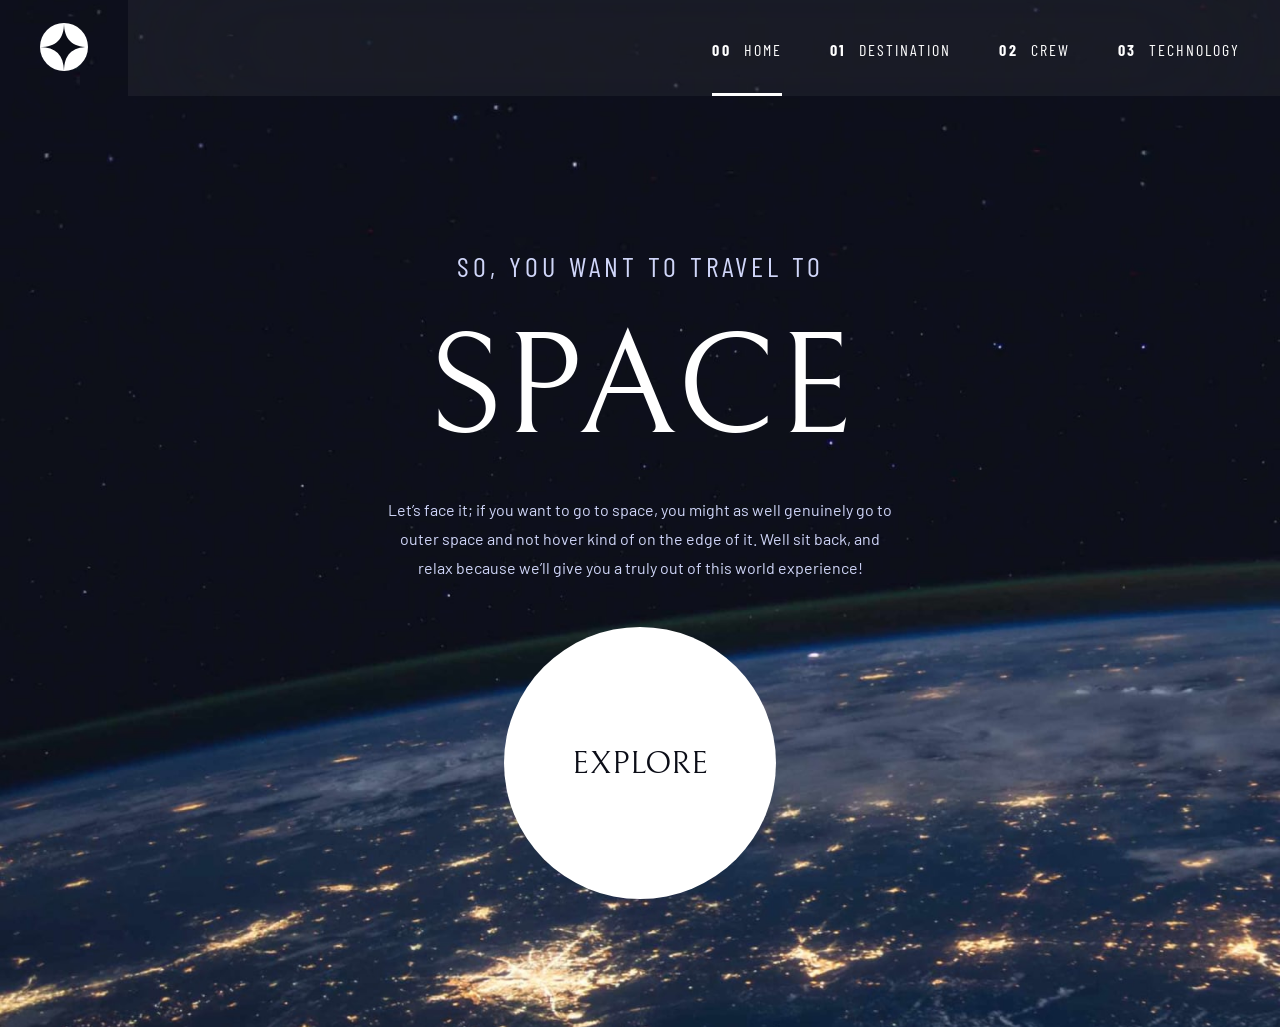
<file: index.html>
<!DOCTYPE html>
<html lang="en">

<head>
    <meta charset="UTF-8">
    <meta name="viewport" content="width=device-width, initial-scale=1.0">
    <link rel="stylesheet" href="css/style.css">
    <link rel="preconnect" href="https://fonts.googleapis.com">
    <link rel="preconnect" href="https://fonts.gstatic.com" crossorigin>
    <link href="https://fonts.googleapis.com/css2?family=Barlow&family=Barlow+Condensed:wght@400;700&family=Bellefair&display=swap" rel="stylesheet">
    <script defer src="js/script.js"></script>
    <title>Space Tourism</title>
</head>

<body class="page-home">

    <header>

        <div class="header__logo">
            <a href="index.html"><img src="assets/shared/logo.svg" alt="Space Tourism Home"></a>
            <div class="header__line" aria-hidden="true"></div>
        </div>

        <button class="header__toggle" aria-controls="primary-navigation" aria-expanded="false">
            <img src="assets/shared/icon-hamburger.svg" alt="Open menu">
        </button>

        <nav class="main-nav">

            <button class="main-nav__close" aria-label="close menu"><img src="assets/shared/icon-close.svg" alt="Close menu"></button>

            <ul id="primary-navigation" class="main-nav__list text-preset-8">
                <li class="main-nav__item"><a href="index.html" class="main-nav__link is-active"><span class="bold ltr-spc--2-7px">00</span>HOME</a></li>
                <li class="main-nav__item"><a href="destination.html" class="main-nav__link"><span class="bold ltr-spc--2-7px">01</span>DESTINATION</a></li>
                <li class="main-nav__item"><a href="crew.html" class="main-nav__link"><span class="bold ltr-spc--2-7px">02</span>CREW</a></li>
                <li class="main-nav__item"><a href="technology.html" class="main-nav__link"><span class="bold ltr-spc--2-7px">03</span>TECHNOLOGY</a></li>
            </ul>

        </nav>

    </header>

    <main class="home">

        <div class="home__container">

            <div class="home__text-wrapper">
                <h1 class="text-preset-5 text-blue-300">SO, YOU WANT TO TRAVEL TO</h1>
                <p class="text-preset-1 text-white">SPACE</p>
                <p class="text-preset-9 text-blue-300">Let’s face it; if you want to go to space, you might as well genuinely go to outer space and not hover kind of on the edge of it. Well sit back, and relax because we’ll give you a truly out of this world experience!</p>
            </div>

            <a href="destination.html" class="explore-btn text-preset-4 text-blue-900">EXPLORE</a>

        </div>

    </main>

</body>
</html>
</file>
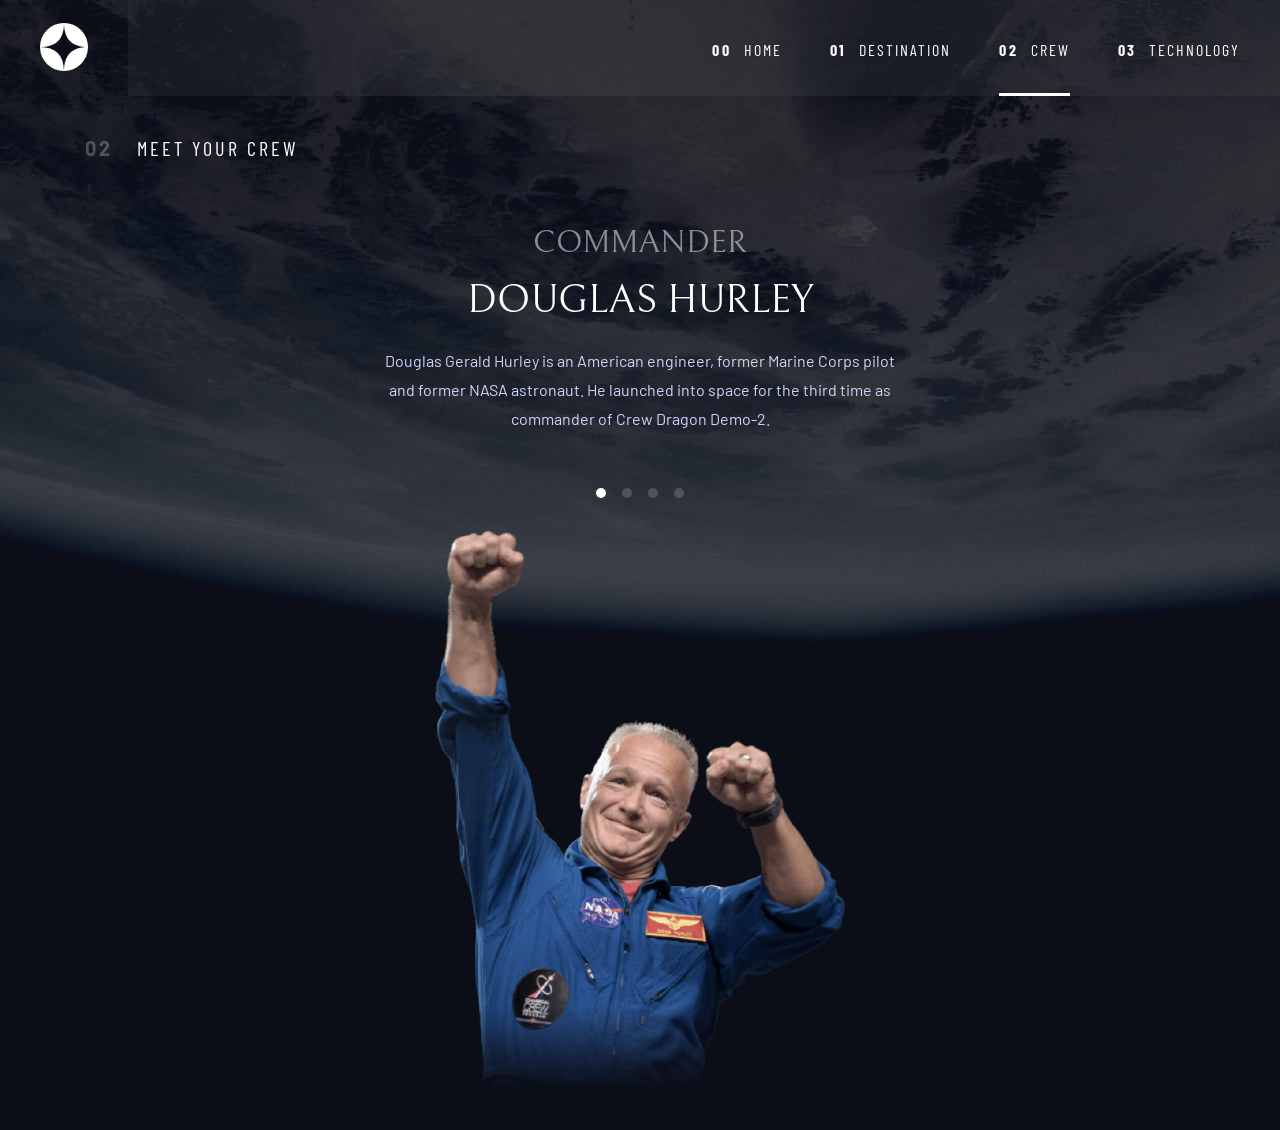
<file: crew.html>
<!DOCTYPE html>
<html lang="en">

<head>
    <meta charset="UTF-8">
    <meta name="viewport" content="width=device-width, initial-scale=1.0">
    <link rel="stylesheet" href="css/style.css">
    <link rel="preconnect" href="https://fonts.googleapis.com">
    <link rel="preconnect" href="https://fonts.gstatic.com" crossorigin>
    <link href="https://fonts.googleapis.com/css2?family=Barlow&family=Barlow+Condensed:wght@400;700&family=Bellefair&display=swap" rel="stylesheet">
    <script defer src="js/script.js"></script>
    <title>Space Tourism</title>
</head>

<body class="page-crew">

    <header>

        <div class="header__logo">
            <a href="index.html"><img src="assets/shared/logo.svg" alt="Space Tourism Home"></a>
            <div class="header__line" aria-hidden="true"></div>
        </div>

        <button class="header__toggle" aria-controls="primary-navigation" aria-expanded="false">
            <img src="assets/shared/icon-hamburger.svg" alt="Open menu">
        </button>

        <nav class="main-nav">

            <button class="main-nav__close" aria-label="close menu"><img src="assets/shared/icon-close.svg" alt="Close menu"></button>

            <ul id="primary-navigation" class="main-nav__list text-preset-8">
                <li class="main-nav__item"><a href="index.html" class="main-nav__link"><span class="bold ltr-spc--2-7px">00</span>HOME</a></li>
                <li class="main-nav__item"><a href="destination.html" class="main-nav__link"><span class="bold ltr-spc--2-7px">01</span>DESTINATION</a></li>
                <li class="main-nav__item"><a href="crew.html" class="main-nav__link is-active"><span class="bold ltr-spc--2-7px">02</span>CREW</a></li>
                <li class="main-nav__item"><a href="technology.html" class="main-nav__link"><span class="bold ltr-spc--2-7px">03</span>TECHNOLOGY</a></li>
            </ul>
        </nav>

    </header>

    <main class="crew">

        <div class="crew__container">

            <h2 class="text-preset-5-destination"><span class="text-preset-10">02</span>meet your  crew</h2>

            <div class="crew__content">
                
                <div class="crew__text-wrapper">

                    <div class="crew__info">

                        <div class="crew__rank-name">
                            <h3 id="crew-role" class="text-preset-4 opacity-50">Commander </h3>
                            <h2 id="crew-name" class="text-preset-3">Douglas Hurley</h2>
                        </div>

                        <p id="crew-bio" class="text-preset-9 text-blue-300">Douglas Gerald Hurley is an American engineer, former Marine Corps pilot and former NASA astronaut. He launched into space for the third time as commander of Crew Dragon Demo-2.</p>

                    </div>

                    <div class="crew__dot-menu">
                        <button class="dot-menu__btn is-active" data-crew="commander" aria-label="Commander"></button>
                        <button class="dot-menu__btn" data-crew="mission specialist" aria-label="Mission Specialist"></button>
                        <button class="dot-menu__btn" data-crew="pilot" aria-label="Pilot"></button>
                        <button class="dot-menu__btn" data-crew="flight engineer" aria-label="Flight Engineer"></button>
                    </div>

                </div>

                <div class="crew__wrapper-img">
                    <img id="crew-img" src="assets/crew/image-douglas-hurley.png" alt="Picture of Commander Douglas Hurley">
                </div>

            </div>
        </div>
    </main>
</body>
</html>
</file>
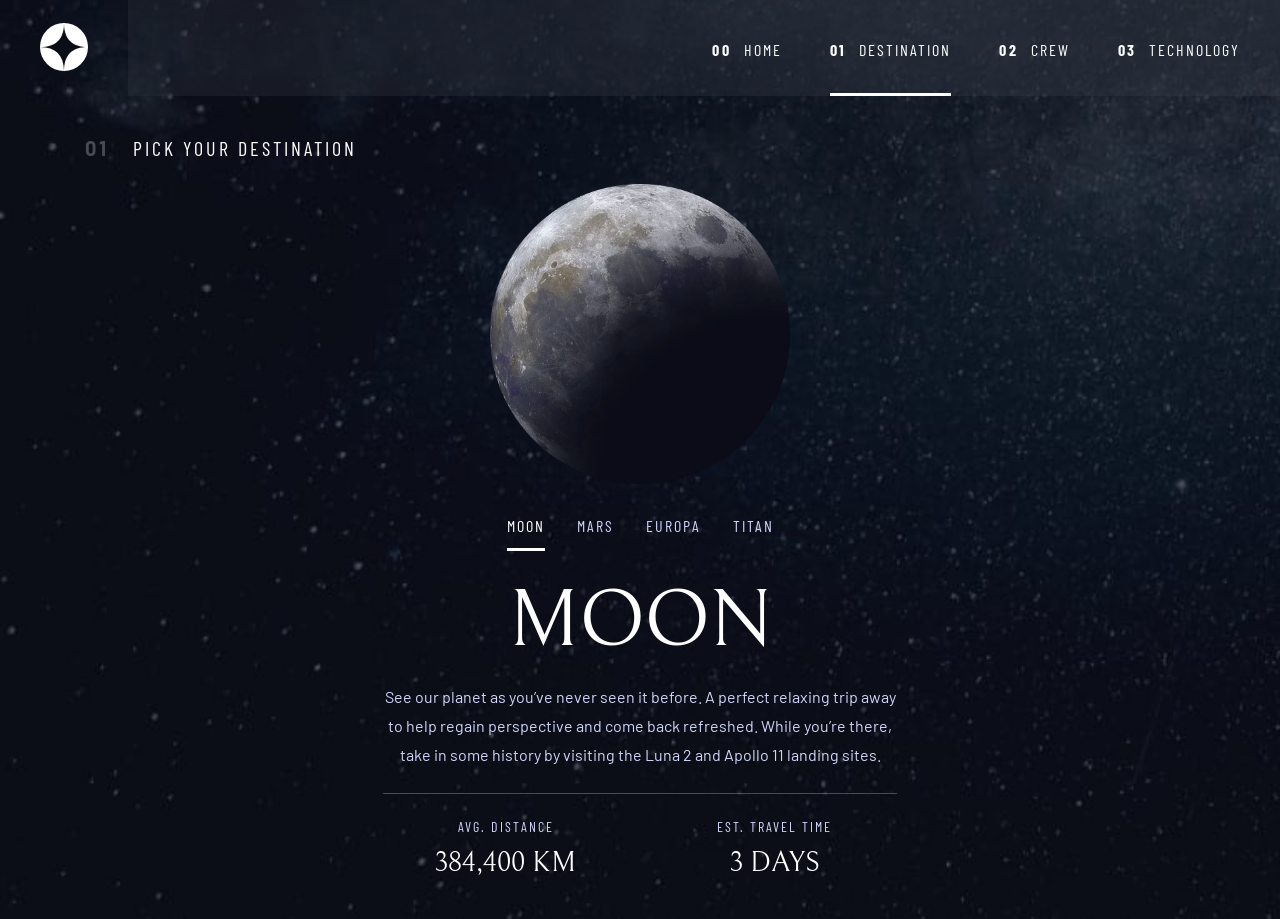
<file: destination.html>
<!DOCTYPE html>
<html lang="en">
<head>
    <meta charset="UTF-8">
    <meta name="viewport" content="width=device-width, initial-scale=1.0">
    <link rel="stylesheet" href="css/style.css">
    <link rel="preconnect" href="https://fonts.googleapis.com">
    <link rel="preconnect" href="https://fonts.gstatic.com" crossorigin>
    <link href="https://fonts.googleapis.com/css2?family=Barlow&family=Barlow+Condensed:wght@400;700&family=Bellefair&display=swap" rel="stylesheet">
    <script defer src="js/script.js"></script>
    <title>Space Tourism</title>
</head>
<body class="page-destination">
    <header>

        <div class="header__logo">

            <a href="index.html"><img src="assets/shared/logo.svg" alt="Space Tourism Home"></a>

            <div class="header__line" aria-hidden="true"></div>

        </div>

        <button class="header__toggle" aria-controls="primary-navigation" aria-expanded="false">
            <img src="assets/shared/icon-hamburger.svg" alt="Open menu">
        </button> 

        <nav class="main-nav">

            <button class="main-nav__close" aria-label="close menu"><img src="assets/shared/icon-close.svg" alt="Close menu"></button>

            <ul id="primary-navigation" class="main-nav__list text-preset-8">
                <li class="main-nav__item"><a href="index.html" class="main-nav__link"><span class="bold ltr-spc--2-7px">00</span>HOME</a></li>
                <li class="main-nav__item"><a href="destination.html" class="main-nav__link is-active"><span class="bold ltr-spc--2-7px">01</span>DESTINATION</a></li>
                <li class="main-nav__item"><a href="crew.html" class="main-nav__link"><span class="bold ltr-spc--2-7px">02</span>CREW</a></li>
                <li class="main-nav__item"><a href="technology.html" class="main-nav__link"><span class="bold ltr-spc--2-7px">03</span>TECHNOLOGY</a></li>
            </ul>

        </nav>

    </header>

    <main class="destination">

        <div class="destination__container">
            
            <h2 class="text-preset-5-destination"><span class="text-preset-10">01</span>pick your destination</h2>
            
            <div class="destination__content">
            
                <div class="destination__img-wrapper">
                    <img id="planet-image" src="assets/destination/image-moon.webp" alt="Picture of the moon.">
                </div>
            
                <div class="destination__txt-wrapper">
            
                    <div class="destination__details">
                        
                        <div class="planet-menu">
                            <ul class="text-preset-8 planet-menu__list">
                                <li class="planet-menu__item"><button class="planet-menu__btn is-active" data-planet="moon">MOON</button></li>
                                <li class="planet-menu__item"><button class="planet-menu__btn" data-planet="mars">MARS</button></li>
                                <li class="planet-menu__item"><button class="planet-menu__btn" data-planet="europa">EUROPA</button></li>
                                <li class="planet-menu__item"><button class="planet-menu__btn" data-planet="titan">TITAN</button></li>
                            </ul>
                        </div>
                    
                    <div class="planet-description">

                        <h3 class="text-preset-2" id="planet-name">MOON</h3>

                        <p class="text-preset-9 text-blue-300" id="planet-resume">See our planet as you’ve never seen it before. A perfect relaxing trip away to help regain perspective and come back refreshed. While you’re there, take in some history by visiting the Luna 2 and Apollo 11 landing sites.</p>

                    </div>    

                    <div class="destination__divider"></div>

                        <div class="planet-info">

                            <div class="planet-info__distance">
                                <h4 class="text-preset-7 text-blue-300">AVG. DISTANCE</h4>
                                <p class="text-preset-6" id="planet-distance">384,400 KM</p>
                            </div>

                            <div class="planet-info__time">
                                <h4 class="text-preset-7 text-blue-300">EST. TRAVEL TIME</h4>
                                <p class="text-preset-6" id="planet-time">3 DAYS</p>
                            </div>
                            
                        </div>
                    </div>
                </div>    
            </div>
        </div>
    </main>
</body>
</file>
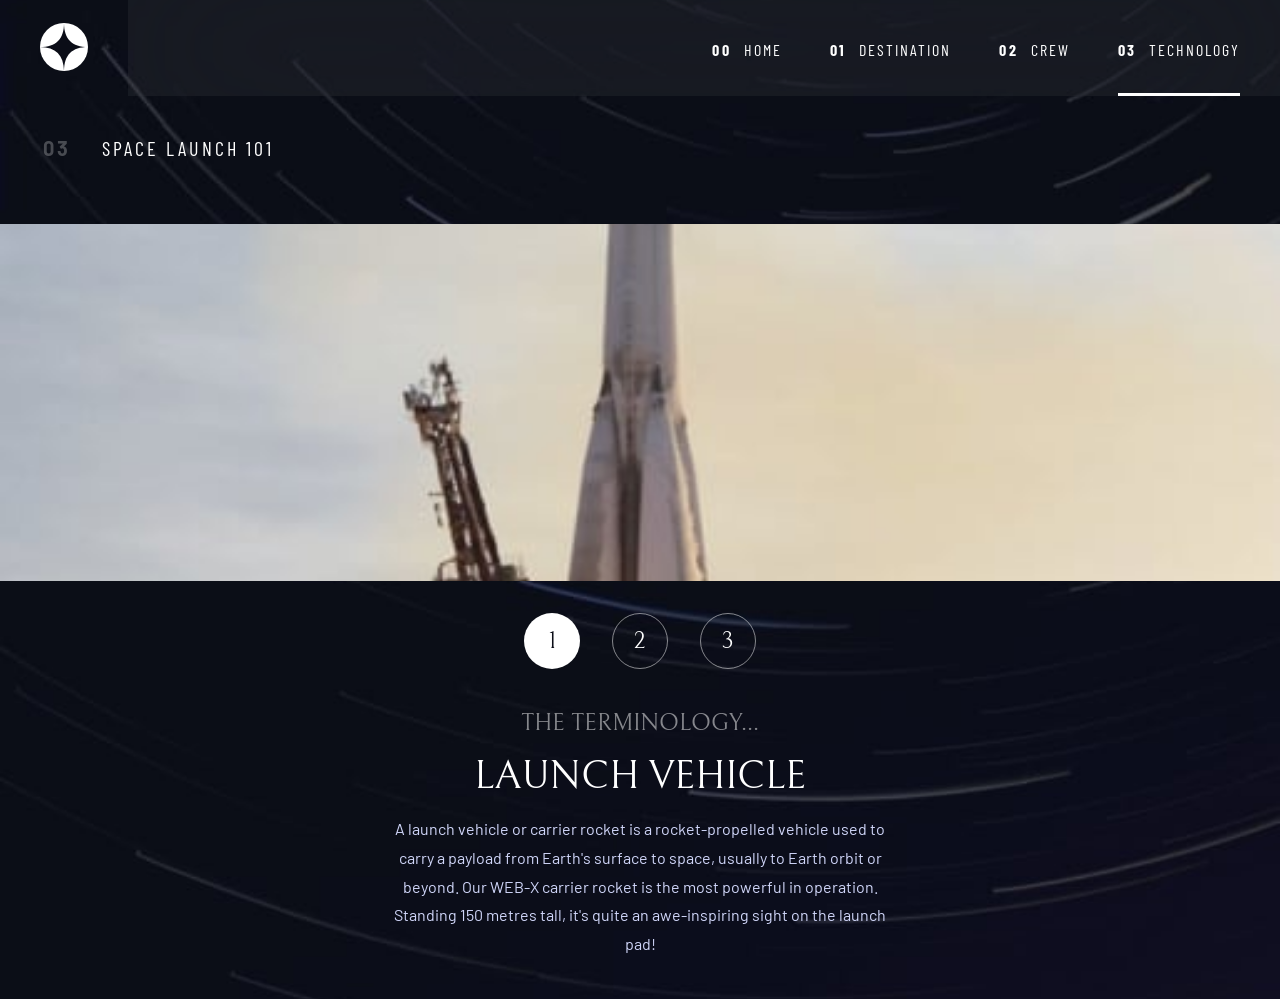
<file: technology.html>
<!DOCTYPE html>
<html lang="en">

<head>
    <meta charset="UTF-8">
    <meta name="viewport" content="width=device-width, initial-scale=1.0">
    <link rel="stylesheet" href="css/style.css">
    <link rel="preconnect" href="https://fonts.googleapis.com">
    <link rel="preconnect" href="https://fonts.gstatic.com" crossorigin>
    <link href="https://fonts.googleapis.com/css2?family=Barlow&family=Barlow+Condensed:wght@400;700&family=Bellefair&display=swap" rel="stylesheet">
    <script defer src="js/script.js"></script>
    <title>Space Tourism</title>
</head>

<body class="page-tech">

    <header>

        <div class="header__logo">
            <a href="index.html"><img src="assets/shared/logo.svg" alt="Space Tourism Home"></a>
            <div class="header__line" aria-hidden="true"></div>
        </div>

        <button class="header__toggle" aria-controls="primary-navigation" aria-expanded="false">
            <img src="assets/shared/icon-hamburger.svg" alt="Open menu">
        </button>

        <nav class="main-nav">

            <button class="main-nav__close" aria-label="close menu"><img src="assets/shared/icon-close.svg" alt="Close menu"></button>

            <ul id="primary-navigation" class="main-nav__list text-preset-8">
                <li class="main-nav__item"><a href="index.html" class="main-nav__link"><span class="bold ltr-spc--2-7px">00</span>HOME</a></li>
                <li class="main-nav__item"><a href="destination.html" class="main-nav__link"><span class="bold ltr-spc--2-7px">01</span>DESTINATION</a></li>
                <li class="main-nav__item"><a href="crew.html" class="main-nav__link"><span class="bold ltr-spc--2-7px">02</span>CREW</a></li>
                <li class="main-nav__item"><a href="technology.html" class="main-nav__link is-active"><span class="bold ltr-spc--2-7px">03</span>TECHNOLOGY</a></li>
            </ul>
        </nav>

    </header>

    <main class="tech">
        <div class="tech__container">

            <h2 class="text-preset-5-destination"><span class="text-preset-10">03</span> space launch 101</h2>
            
            <div class="tech__wrapper">
                <div class="tech__info-container">

                    <div class="tech__menu">
                        <ul>
                            <li class="text-preset-4"><button class="tech__menu-btn text-preset-4 is-active" data-tech="launch vehicle">1</button></li>
                            <li class="text-preset-4"><button class="tech__menu-btn text-preset-4" data-tech="launch vehicle">2</button></li>
                            <li class="text-preset-4"><button class="tech__menu-btn text-preset-4" data-tech="launch vehicle">3</button></li>
                        </ul>
                    </div>

                    <div class="tech__info">
                        <div>
                            <h4 class="text-preset-4 text-white opacity-50">the terminology...</h4>
                            <h3 class="text-preset-3">launch vehicle</h3>
                        </div>    
                        <p class="text-preset-9 text-blue-300">A launch vehicle or carrier rocket is a rocket-propelled vehicle used to carry a payload from Earth's surface to space, usually to Earth orbit or beyond. Our WEB-X carrier rocket is the most powerful in operation. Standing 150 metres tall, it's quite an awe-inspiring sight on the launch pad!</p>
                            
                    </div>

                </div>
                
                <div class="tech__img-container">
                    <img class="tech__img" src="assets/technology/image-launch-vehicle-portrait.jpg" alt="Picture of a rocket launcher.">
                </div>
            </div>
        </div>
    </main>

</body>

</html>
</file>
<file: css/style.css>
/* ===== GLOBAL ===== */

* {
    margin: 0;
    padding: 0;
    box-sizing: border-box;
    text-decoration: none;
    list-style: none;
}

button {
  background: none;
  color: inherit;
  border: none;
  padding: 0;
  font: inherit;
  cursor: pointer;
  outline: inherit;
  font-family: inherit;
  font-size: inherit;
  letter-spacing: inherit;
}

a {
    color: inherit;
}

:root {
    /* fonts */
    --font-head: "Bellefair", serif;
    --font-sub: "Barlow Condensed", sans-serif;
    --font-text: "Barlow", sans-serif;

    /* font sizes */
    --fs-1: 9rem;
    --fs-2: 6rem;
    --fs-3: 3.5rem;
    --fs-4: 2rem;
    --fs-5: 1.75rem;
    --fs-6: 1.75rem;
    --fs-7: 0.875rem;
    --fs-8: 1rem;
    --fs-9: 1.125rem;
    --fs-10: 1.75rem;

    --fs-5-dest: 1.75rem;

    /* colors */
    --blue-900: #0b0d17;
    --blue-300: #d0d6f9;
    --white: #fff;
    --white-50: rgba(255, 255, 255, 0.5);
    --white-10: rgba(255, 255, 255, 0.1);
}

/* --- Utility Classes: Typography (Shape) --- */
.text-preset-1 { font-weight: 400; font-size: var(--fs-1); font-family: var(--font-head); text-transform: uppercase; }
.text-preset-2 { font-weight: 400; font-size: var(--fs-2); font-family: var(--font-head); text-transform: uppercase; }
.text-preset-3 { font-weight: 400; font-size: var(--fs-3); font-family: var(--font-head); text-transform: uppercase; }
.text-preset-4 { font-weight: 400; font-size: var(--fs-4); font-family: var(--font-head); text-transform: uppercase; }
.text-preset-5 { font-weight: 400; font-size: var(--fs-5); font-family: var(--font-sub); text-transform: uppercase; letter-spacing: 0.25rem; }
.text-preset-6 { font-weight: 400; font-size: var(--fs-6); font-family: var(--font-head); text-transform: uppercase; }
.text-preset-7 { font-weight: 400; font-size: var(--fs-7); font-family: var(--font-sub); text-transform: uppercase; letter-spacing: 0.125rem; }
.text-preset-8 { font-weight: 400; font-size: var(--fs-8); font-family: var(--font-sub); text-transform: uppercase; letter-spacing: 0.125rem; }
.text-preset-9 { font-weight: 400; font-size: var(--fs-9); font-family: var(--font-text); text-transform: none; line-height: 1.8; }
.text-preset-10 { font-weight: 700; font-size: var(--fs-10); font-family: var(--font-text); text-transform: uppercase; letter-spacing: .295rem; opacity: 25%;}

.bold { font-weight: 700; }
.ltr-spc--2-7px {letter-spacing: .1688rem; }

.opacity-17 { opacity: 0.17;}
.opacity-25 { opacity: 0.25;}
.opacity-50 { opacity: 0.5; --target-opacity: 0.5;}

.text-preset-5-destination { font-weight: 400; font-size: var(--fs-5-dest); font-family: var(--font-sub); text-transform: uppercase; letter-spacing: 0.25rem; }

/* --- Utility Classes: Colors (Paint) --- */
.text-blue-900 { color: var(--blue-900); }
.text-blue-300 { color: var(--blue-300); }
.text-white { color: var(--white); }
.bg-blue-900 { background-color: var(--blue-900); }
.bg-blue-300 { background-color: var(--blue-300); }
.bg-white { background-color: var(--white); }

/* --- Base Styles --- */
body {
    font-family: var(--font-text);
    background-color: var(--blue-900);
    color: var(--white);
    min-height: 100vh;
    background-size: cover;
    display: flex;
    flex-direction: column;
    background-position: center;
    background-repeat: no-repeat;
    background-attachment: fixed;
}

header {
    display: flex;
    justify-content: space-between;
    align-items: center;
    padding-top: 2.5rem;
    /* padding-bottom: 1.5625rem; */
}

.header__logo {
    display: flex;
    padding-left: 4rem;
    height: 3rem;
    flex: 1;
    gap: 4rem;
    align-items: center;
    z-index: 1000;
    margin-right: -1rem;
}

.header__line {
    background-color: var(--white);
    width: 100%;
    height: 1px;
    opacity: 25%;
}

.header__toggle {
    display: none;
}

.main-nav__close {
    display: none;
}

.main-nav {
    flex: 1;
    margin-left: -1rem;
    padding: 0 4rem;
    background-color: rgba(255, 255, 255, 0.05);
    backdrop-filter: blur(80px);
    max-width: calc(50% + 1rem);
}

.main-nav__list span {
    margin-right: 0.75rem;
}

.main-nav__list {
    flex: 1;
    display: flex;
    gap: 3rem;
    align-items: center;
    justify-content: flex-end;
}

.main-nav__link {
    display: block;
    padding: 2.5rem 0;
    border-bottom: 3px solid transparent;
    transition: 0.2s;
    max-height: 6rem;
}

.main-nav__link.is-active {
    border-bottom: 3px solid var(--white);
}

/* HOVER GLOBAL */

@media (hover:hover) {
    .main-nav__link:not(.is-active):hover {
        border-bottom: 3px solid var(--white-50);
    }
}

/* MEDIA QUERY GLOBAL */
/* TABLET */

@media (max-width: 81.25em) {
    :root {
        --fs-2: 5rem;
        --fs-3: 2.5rem;
        --fs-4: 2rem;
        --fs-5: 1.75rem;
        --fs-9: 1rem;
        --fs-5-dest:1.25rem;
        --fs-10: 1.25rem;
    }

    header {
        padding: 0;
    }

    .header__logo {
        margin: 0;
        margin-right: 2.5rem;
        flex: 0;
        padding-left: 2.5rem;
    }

    .main-nav {
        margin: 0;
        max-width: none;
        padding: 0 2.5rem;
    }

    .header__line {
        display: none;
    }
}

/* MOBILE */
@media (max-width: 46.875em) {
    :root {
        --fs-1: 5rem;
        --fs-2: 3.5rem;
        --fs-3: 1.5rem;
        --fs-4: 1.125rem;
        --fs-5: 1rem;
        --fs-6: 1.75rem;
        --fs-8: 0.875rem;
        --fs-9: 0.9375rem;
    }

    .text-preset-5 { letter-spacing: 0.15em;}

    header {
        padding: 1.5rem 0;
    }

    .header__logo {
        height: 2.5rem;
        padding-left: 1.5rem;
    }

    .header__logo a img{
        height: 2.5rem;
    }

    .header__toggle {
        display: flex;
        justify-self: flex-end;
        border: none;
        background-color: transparent;
        padding-right: 1.5rem;
    }

    .main-nav {
        display: none;
    }

    .main-nav.is-open {
        display: flex;
        flex-direction: column;
        position: fixed;
        z-index: 2000;
        right: 0;
        top: 0;
        height: 100vh;
        background-color: rgba(11, 13, 23, 0.15);
        backdrop-filter: blur(80px);
        width: 68.65%;
        padding: 0;
        padding-left: 2rem;
        gap: 3rem;
    }

    .main-nav__list {
        flex-direction: column;
        align-items: stretch;
        gap: 2rem;
        flex: 0;
        width: 100%;
    }

    .main-nav__close {
        display: inline-block;
        margin-left: auto;
        border: none;
        background-color: transparent;
        justify-self: flex-end;
        padding: 2rem 1.5rem 2rem 0;
        cursor: pointer;
    }

    .main-nav__link {
        border-right: 3px solid transparent;
        display: flex;
        align-items: center;
        padding: 0;
    }

    .main-nav__link.is-active {
        border-bottom: none;
        border-right: 3px solid var(--white);
    }
}


/*
================
===== HOME =====
================
*/


.page-home {
    background-image: url('../assets/home/background-home-desktop.jpg');
}

main {
    display: flex;
    justify-content: center;
    padding: 8rem 0;
    flex: 1;
    align-items: flex-end;
}

.home {
    margin-top: 1.5625rem;
}

.home__container {
    display: flex;
    max-width: 69.375rem;
    width: 100%;
    justify-content: space-between;
    align-items: center;
}

.home__text-wrapper {
    display: flex;
    flex-direction: column;
    max-width: 33.75rem;
    gap: 1.5rem;
}

.explore-btn {
    width: 17rem;
    aspect-ratio: 1/1;
    background-color: var(--white);
    display: flex;
    align-items: center;
    justify-content: center ;
    border-radius: 50%;
    transition: 0.2s;
}

/* HOVERS */
@media (hover:hover) {

    .explore-btn:hover {
        box-shadow: 0 0 0 88px var(--white-10);
    }
}

/* Media Query 4k - HOME */
@media (min-width: 125em) {
    main {
        padding: calc((128 / 863) * 100%) 0;
    }

    .home__container {
        max-width: 93.75rem;
    }
}

/* Media Query Tablet - HOME */
@media (max-width: 81.25em) {

    .page-home {
        background-image: url('../assets/home/background-home-tablet.jpg');
    }

    main {
        padding: 8rem 2.5rem;
        align-items: stretch;
    }

    .home__container {
        flex-direction: column;
        justify-content: space-between;
    }

    .home__text-wrapper {
        text-align: center;
        gap: 1.5rem;
        max-width: 32rem;
        margin-bottom: 2.8125rem;
    }
}

/* Media Query Mobile - HOME */
@media (max-width: 46.875em) {

    .page-home {
        background-image: url('../assets/home/background-home-mobile.jpg');
    }

    main {
        padding: 1.5rem;
    }

    .home__text-wrapper {
        gap: 1.5rem;
        justify-self: flex-start;
        margin: 0;
    }

    .explore-btn {
        width: 9rem;
        margin: auto 0;
    }
}


/* 
=======================
===== DESTINATION =====
=======================
*/


.page-destination {
    background-image: url('../assets/destination/background-destination-desktop.jpg');
}

.destination {
    flex-direction: column;
    padding: 3rem 0;
    align-items: center;
}

.destination__container {
    display: flex;
    flex-direction: column;
    flex: 1;
    gap: 1.5rem;
    width: 100%;
    max-width: 69.375rem;
}

.destination__container h2 span {
    margin-right: 1.5rem;
}

.destination__content {
    display: flex;
    flex: 1;
    gap: 2rem;
    width: 100%;
    align-items: center;
    margin: auto 0;
}

.destination__img-wrapper, .destination__txt-wrapper {
    display: flex;
    flex: 1;
    justify-content: center;
}

.planet-description {
    display: flex;
    flex-direction: column;
    gap: 1rem;
}

.destination__content img {
    width: 480px;
}

.planet-menu__list {
    display: flex;
    gap: 2rem;    
}

.planet-menu__btn:not(.is-active) {
    color: var(--blue-300);
}

.planet-menu__btn {
    border-bottom: 3px solid transparent;
    padding-bottom: .8125rem;
    transition: 0.2s;
}

.planet-menu__btn.is-active {
    border-bottom: 3px solid var(--white);
}

.destination__details {
    display: flex;
    flex-direction: column;
    gap: 2rem;
    max-width: 27.8125rem;
}

.destination__divider {
    background-color: var(--white);
    width: 100%;
    height: 1px;
    opacity: 25%;
}

.planet-info {
    display: flex;
    gap: 1.5rem;

}

.planet-info__distance, .planet-info__time {
    display: flex;
    flex-direction: column;
    gap: .75rem;
    flex: 1;
}

@keyframes fadeInSlide {
    0% {
        opacity: 0;
        transform: translateY(25px);
    }

    100% {
        opacity: var(--target-opacity, 1);
        transform: translateY(0);
    }
}

.fade-in {
    animation: fadeInSlide 0.5s ease-out both;
}

@media (hover:hover) {
    .planet-menu__btn:hover:not(.is-active) {
        border-bottom: 3px solid var(--white-50);
    }
}


/* Media Query Tablet - DESTINATION */

@media (max-width: 81.25em) {

    .text-preset-5-destination {letter-spacing: 0.15em;}
    .text-preset-10 {letter-spacing: 0.15em;}

    .page-destination {
        background-image: url('../assets/destination/background-destination-tablet.jpg');
    }

    .destination {
        padding: 2.5rem;
    }

    .destination__content {
        flex-direction: column;
    }

    .destination__img-wrapper, .destination__txt-wrapper {
        align-items: center;
    }

    .destination__content img {
        width: 300px;
        height: 300px;
    }

    .destination__details {
        text-align: center;
        gap: 1.5rem;
        max-width: 32.125rem;
    }

    .planet-menu__list{
        justify-content: center;
    }
}

/* Media Query Mobile - DESTINATION */

@media (max-width: 46.875em) {

    :root {
        --fs-5-dest: 1rem;
        --fs-10: 1rem;
    }

    .page-destination {
        background-image: url('../assets/destination/background-destination-mobile.jpg');
    }

    .destination {
        padding: 1.5rem;
    }

    .destination__container {
        align-items: center;
    }

    .destination__content img {
        width: 150px;
        height: 150px;
    }

    .planet-description > p {
        min-height: 8.4375rem;
    }

    .planet-info {
        flex-direction: column;
    }
}

/* 
================
===== CREW =====
================
*/

.page-crew {
    background-image: url('../assets/crew/background-crew-desktop.jpg');
}

.crew {
    padding: 3rem 0;
    flex-direction: column;
    align-items: center;
}

.crew__container {
    display: flex;
    flex-direction: column;
    gap: 1.5rem;
    max-width: 69.375rem;
    flex: 1;
}

.crew__container h2 span {
    margin-right: 1.5rem;
}

.crew__content {
    display: flex;
    gap: 32px;
    flex: 1;
}

.crew__text-wrapper {
    display: flex;
    flex-direction: column;
    gap: 2.5rem;
    max-width: 33.6875rem;
}

.crew__info {
    display: flex;
    flex-direction: column;
    gap:1.5rem;
    flex: 1;
    justify-content: center;
}

.crew__rank-name {
    display: flex;
    flex-direction: column;
    gap: 1rem;
}

.crew__dot-menu {
    display: flex;
    gap: 2.5rem;
    padding-bottom: 3rem;

}

.dot-menu__btn {
    width: .9375rem;
    height: .9375rem;
    background-color: var(--white);
    border-radius: 50%;
    opacity: 0.1744;
    transition: 0.2s;
}

.dot-menu__btn.is-active {
    opacity: 1;
}

.crew__wrapper-img {
    display: flex;
    align-items: center;
    min-width: 539px;
    justify-content: flex-end;
    overflow: hidden;
}

.crew__wrapper-img img {
    max-height: 42.25rem;
    height: auto;
    object-fit: contain;
    -webkit-mask-image: linear-gradient(to bottom, black 85%, transparent 100%);
    mask-image: linear-gradient(to bottom, black 85%, transparent 100%)
}

@media (max-height: 62.5rem) {
    .crew__wrapper-img img {
        max-height: 37.5rem;
    }
}

/* Hover Crew Page */
@media (hover:hover) {
    .dot-menu__btn:not(.is-active):hover {
        opacity: 0.5;
    }
}

/* Media Querie Crew Tablet */

@media (max-width: 81.25em) {
    
    .crew {
        padding: 2.5rem;
    }

    .crew__container {
        width: 100%;
    }
    
    .crew__content {
        flex-direction: column;
        align-items: center;
    }

    .crew__text-wrapper {
        gap: 1.5rem;
        max-width: 32rem;
    }

    .crew__info {
        padding-top: 2.5rem;
        text-align: center;
    }

    .crew__info > p {
        min-height: 7.3125rem;
    }

    .crew__dot-menu {
        justify-content: center;
        padding: 0;
        gap: 1rem;
    }

    .dot-menu__btn {
        width: .625rem;
        height: .625rem;
    }

    .crew__wrapper-img {
        justify-content: center;
        min-width: 0;
    }

    .crew__wrapper-img img {
        max-height: 35rem ;
    }
}

/* Media Query Mobile Crew */

@media (max-width: 46.875em) {
    .crew {
        padding: 1.5rem;
    }

    .crew__container {
        align-items: center;
    }

    .crew__content {
        width: 100%;
    }

    .crew__text-wrapper {
        gap: 1.5rem;
        max-width: 20.4375rem;
    }

    .crew__rank-name {
        gap: .5rem;
    }

    .crew__info p {
        min-height: 10.25rem;
    }

    .crew__wrapper-img {
        min-width: 0;
    }

    .crew__wrapper-img img {
        max-height: 21.25rem ;
    }
}

/*
============================
======== TECHNOLOGY ========
============================
*/

.page-tech {
    background-image: url('../assets/technology/background-technology-desktop.jpg');
}

.tech {
    display: flex;
    padding: 3rem 0;
    justify-content: flex-end;
    align-items: stretch;
    flex: 1;
}

.tech__menu ul{
    display: flex;
    flex-direction: column;
    gap: 2rem;
}

.tech__menu li {
    display: flex;
    justify-content: center;
    align-items: center;
}

.tech__menu li button {
    width: 5rem;
    height: 5rem;
    border: 1px solid var(--white-50);
    border-radius: 50%;
}

.tech__menu li button.is-active {
    background-color: var(--white);
    color: var(--blue-900);
}

.tech__container {
    display: flex;
    flex-direction: column;
    flex: 1;
    max-width: 79.6875rem;
    gap: 1.5rem;
}

.tech__container > h2 > span {
    margin-right: 1.5rem;
}

.tech__wrapper {
    display: flex;
    gap: 2rem;
    justify-content: flex-end;
    align-items: center;
    flex: 1;
    align-items: center;
}

.tech__info-container {
    display: flex;
    max-width: 39.6875rem;
    gap: 4rem;
}

.tech__info {
    display: flex;
    flex-direction: column;
    gap: 1.5rem;
}

.tech__info > div {
    display: flex;
    flex-direction: column;
    gap: 1rem;
}

.tech__img-container {
    display: flex;
    width: 608px;
    height: 600px;
}

.tech__img {
    width: 100%;
}

/* Media Query Technology Tablet */

@media (max-width: 81.25em) {

    .page-tech {
        background-image: url('../assets/technology/background-technology-tablet.jpg');
        background-position: right center;
    }

    .tech {
        padding: 2.5rem 0;
        justify-content: center;
    }

    .tech__container > h2 {
        padding-left: 2.5rem;
        margin-bottom: 2.5rem;
    }

    .tech__wrapper {
        flex-direction: column;
        gap: 2rem;
    }

    .tech__img-container {
        order: -1;
        width: 100vw;
        height: 22.3125rem;
        margin-left: calc(50%-50vw);
    }

    .tech__img-container > img {
        width: 100%;
        height: 100%;
        object-fit: cover;
    }

    .tech__info-container {
        flex-direction: column;
        align-items: center;
        gap: 2.5rem;
        padding: 0 2.5rem;
        max-width: 100%;
    }

    .tech__menu > ul{
        flex-direction: row;
    }

    .tech__info {
        align-items: center;
        text-align: center;
        max-width: 32rem;
        gap: 1rem;
    }

    .tech__info h4 {
        font-size: 1.5rem;
    }

    .tech__menu li button {
        width: 3.5rem;
        height: 3.5rem;
        font-size: 1.5rem;
    }

}

/* Media Query Technology 1920/4k */
@media (min-width: 93.75em) {

    .tech {
        justify-content: center;
    }
}

/* Media Query Technology Mobile */

@media (max-width: 46.875em) {
    
    .tech__menu li button {
        font-size: 1.125rem;
        height: 2.5rem;
        width: 2.5rem;
    }

    .tech {
        padding: 1.5rem;
        padding-bottom: 3rem;
        gap: 1.5rem;
    }
    
    .tech__container {
        align-items: center;
    }

    .tech__container > h2 {
        padding: 0;
        margin: 0;
    }

    .tech__menu > ul{
        gap: 1rem;
    }

    .tech__info h4 {
        font-size: 1.125rem;
    }

    .tech__img-container {
        height: 16.125rem;
    }


}
</file>
